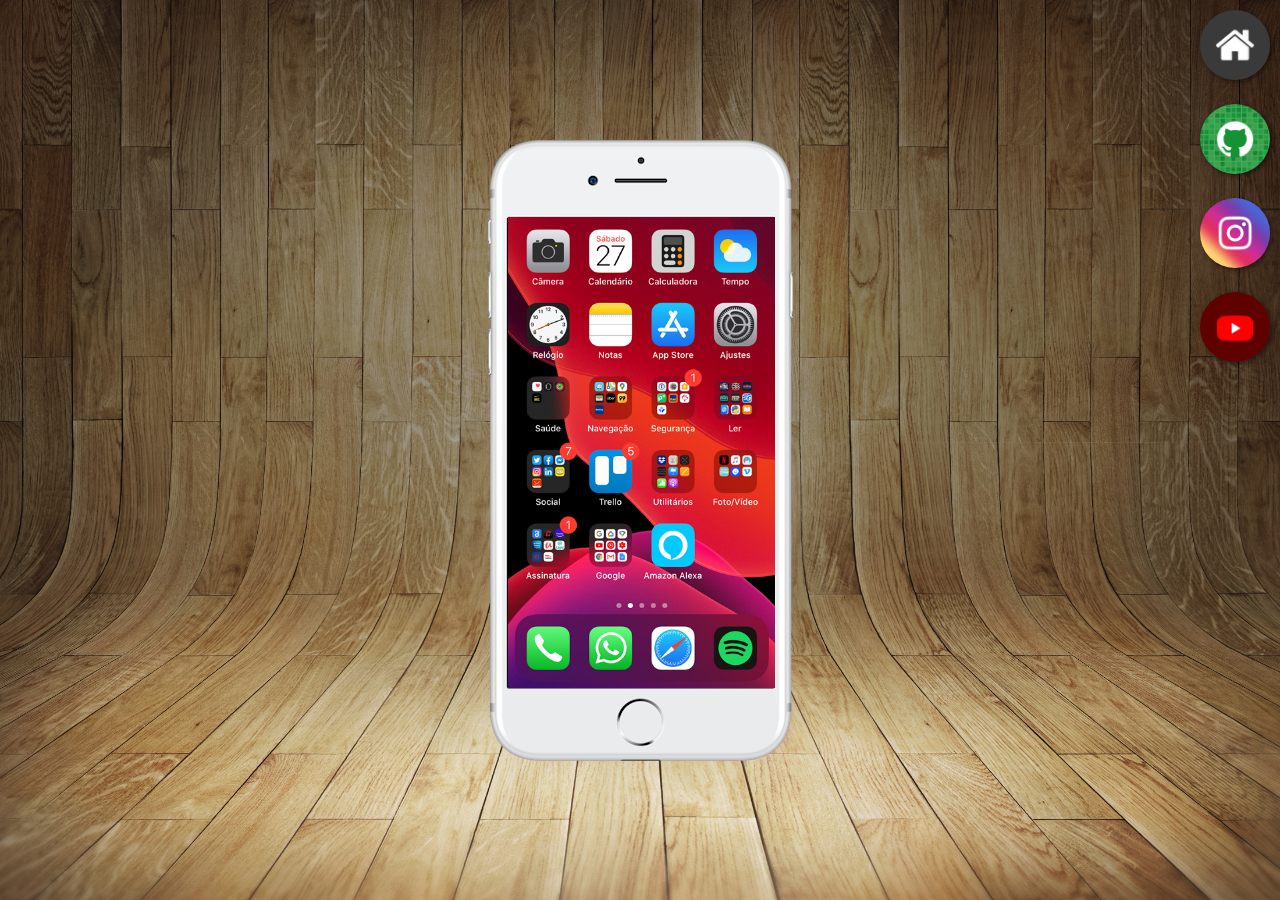
<file: index.html>
<!DOCTYPE html>
<html lang="pt-br">
<head>
    <meta charset="UTF-8">
    <meta name="viewport" content="width=device-width, initial-scale=1.0">
    <title>Projeto Redes Sociais</title>
    <link rel="shortcut icon" href="favicon.ico" type="image/x-icon">
    <link rel="stylesheet" href="estilos/style.css">
</head>
<body>
    <main>
        <section id="telefone">
            <iframe src="home.html" frameborder="0" id="tela" name="tela"></iframe>

        </section>

        <section id="redes-sociais">
            <a href="home.html" target="tela"> <img src="imagens/logo-home.jpg" alt=""></a>
            <br>
            <a href="github.html" target="tela"> <img src="imagens/logo-github.jpg" alt=""></a>
            <br>
            <a href="instagram.html" target="tela"> <img src="imagens/logo-instagram.jpg" alt=""></a>
            <br>
            <a href="
            youtube.html" target="tela"> <img src="imagens/logo-youtube.jpg" alt=""></a>
            
        </section>
    </main>
    
</body>
</footer>
</html>
</file>
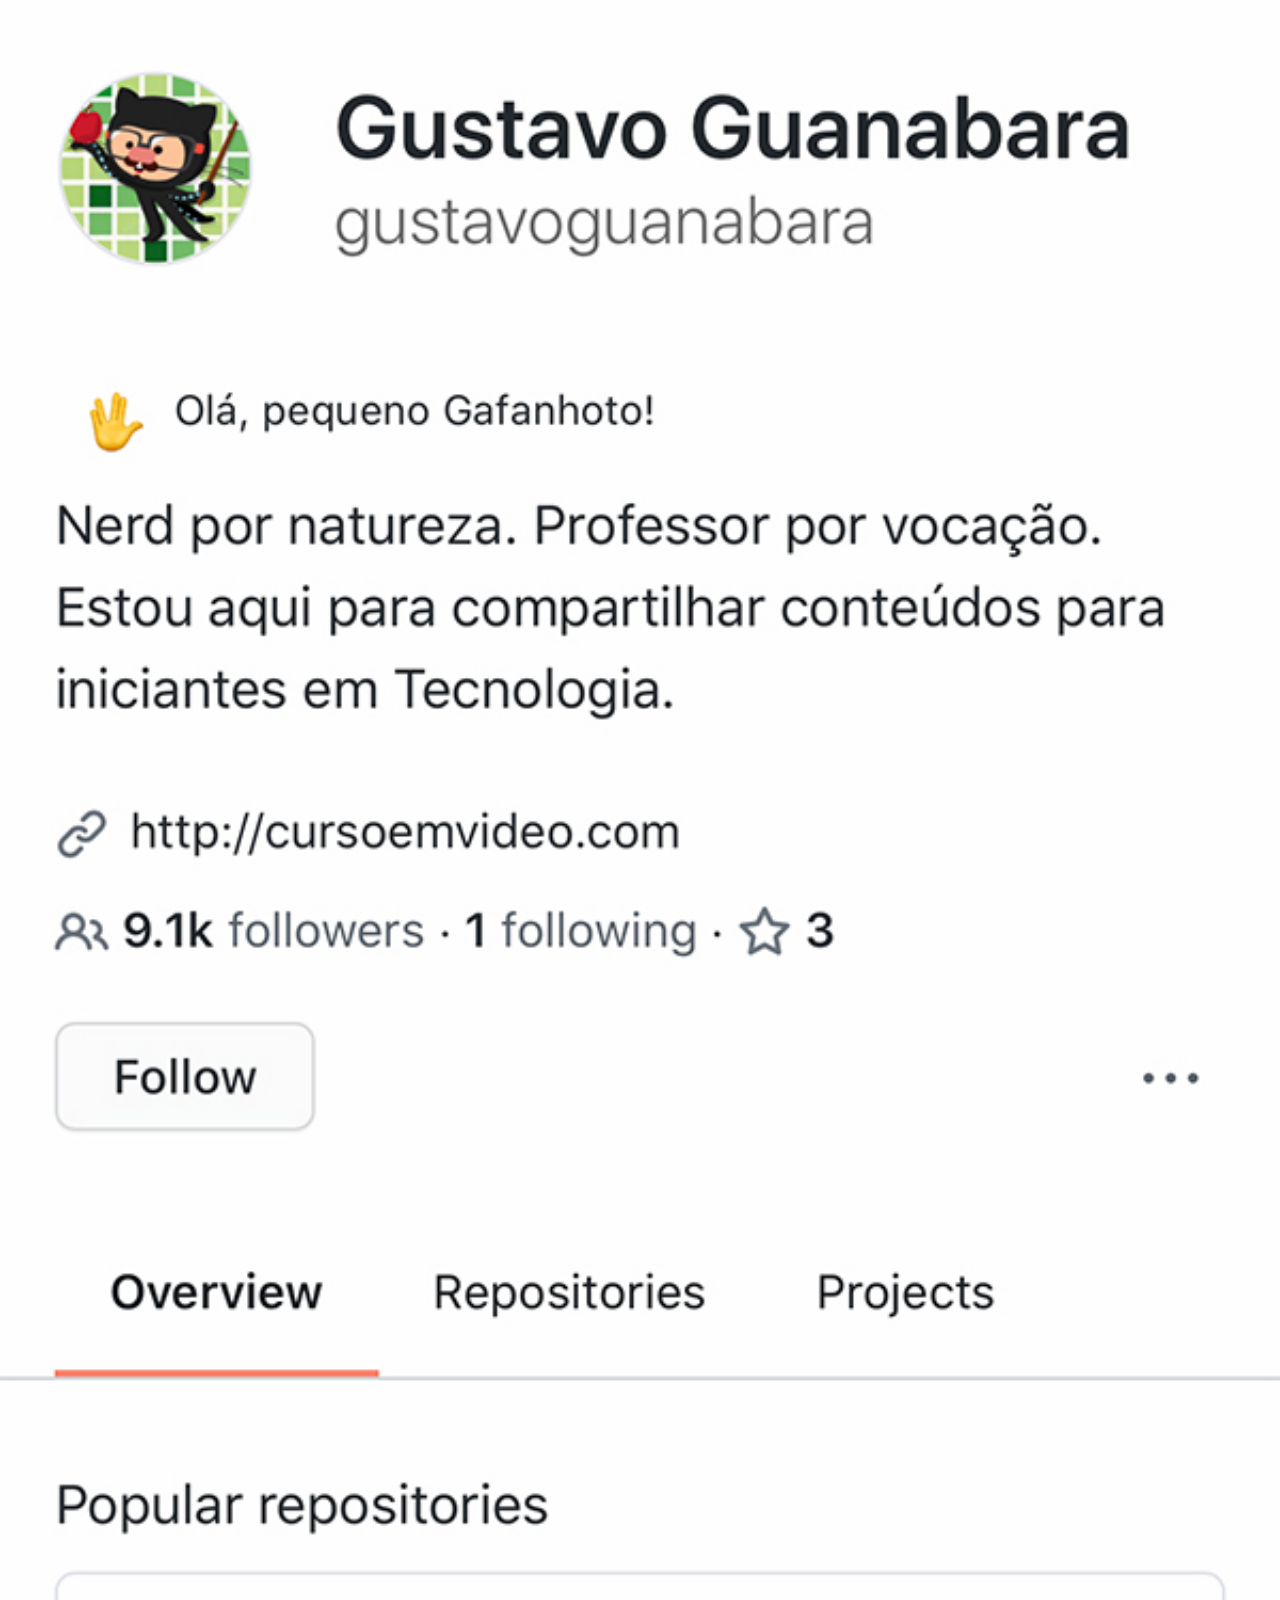
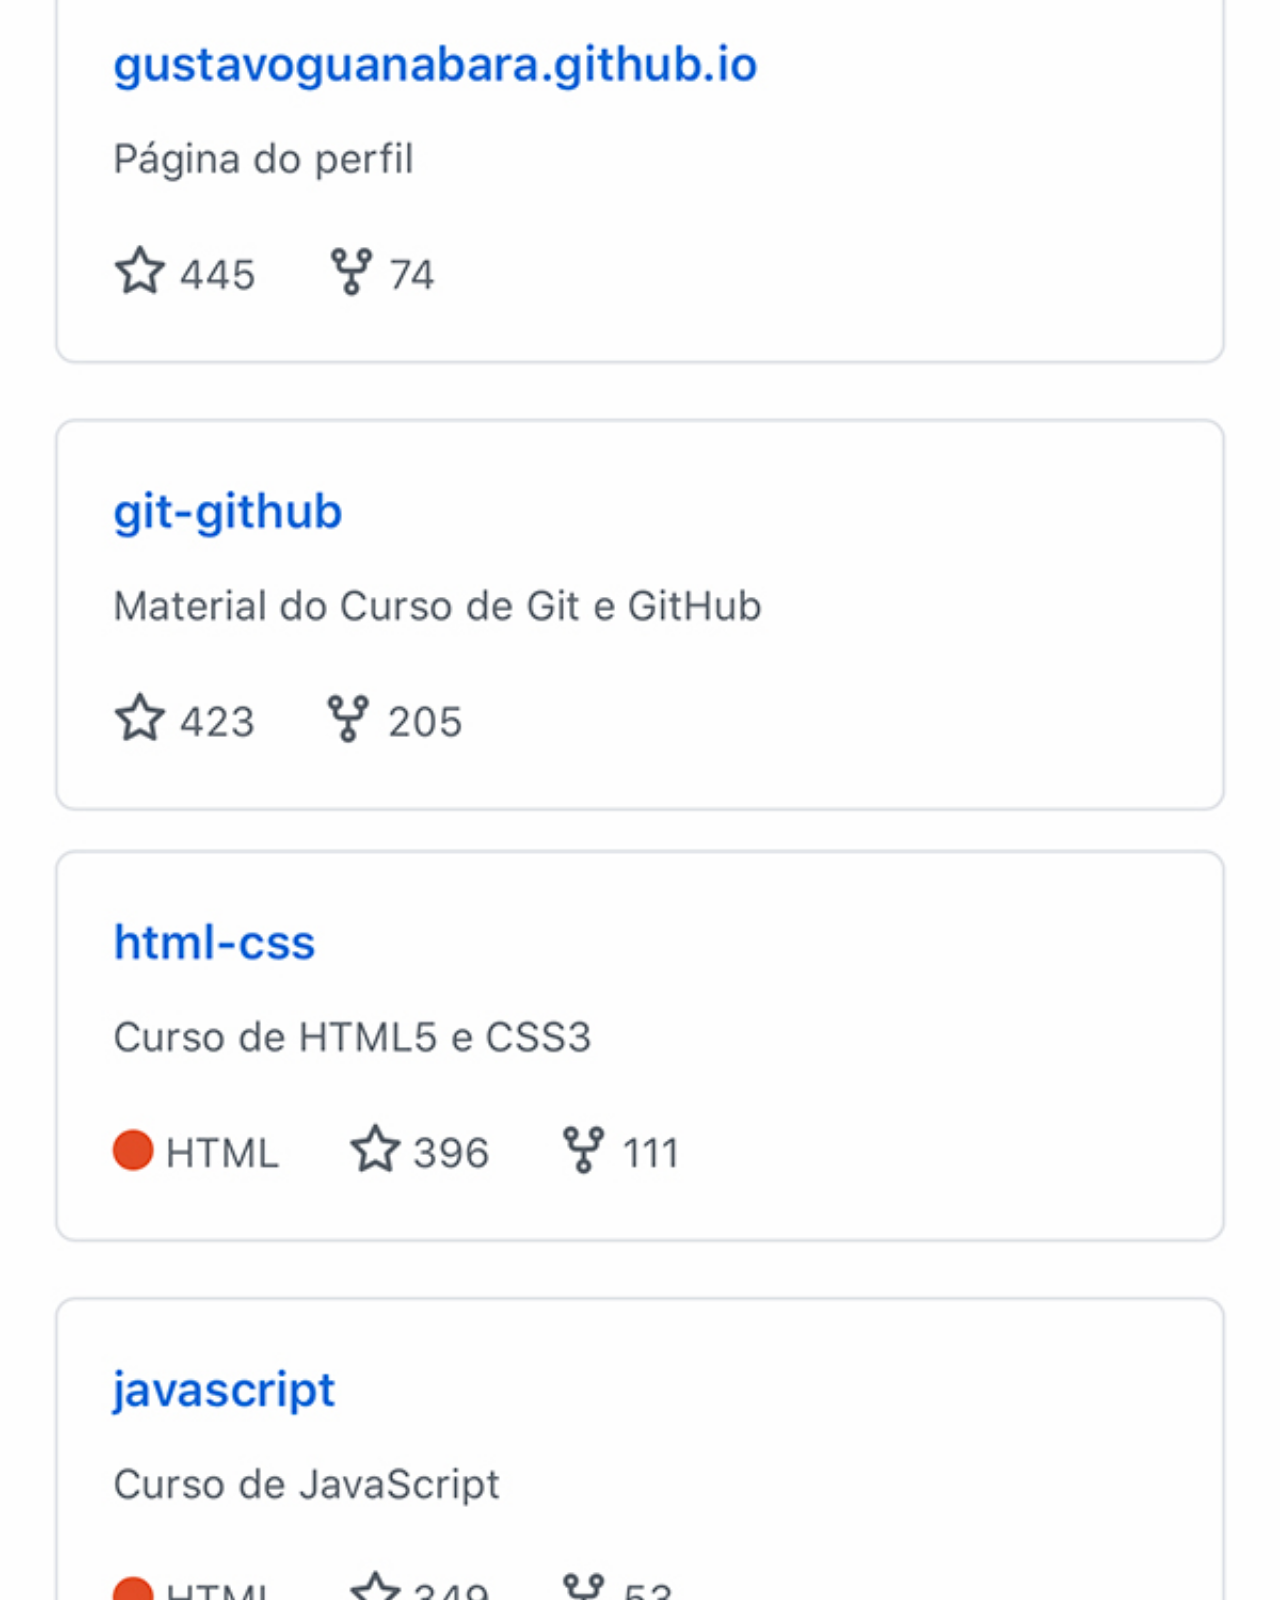
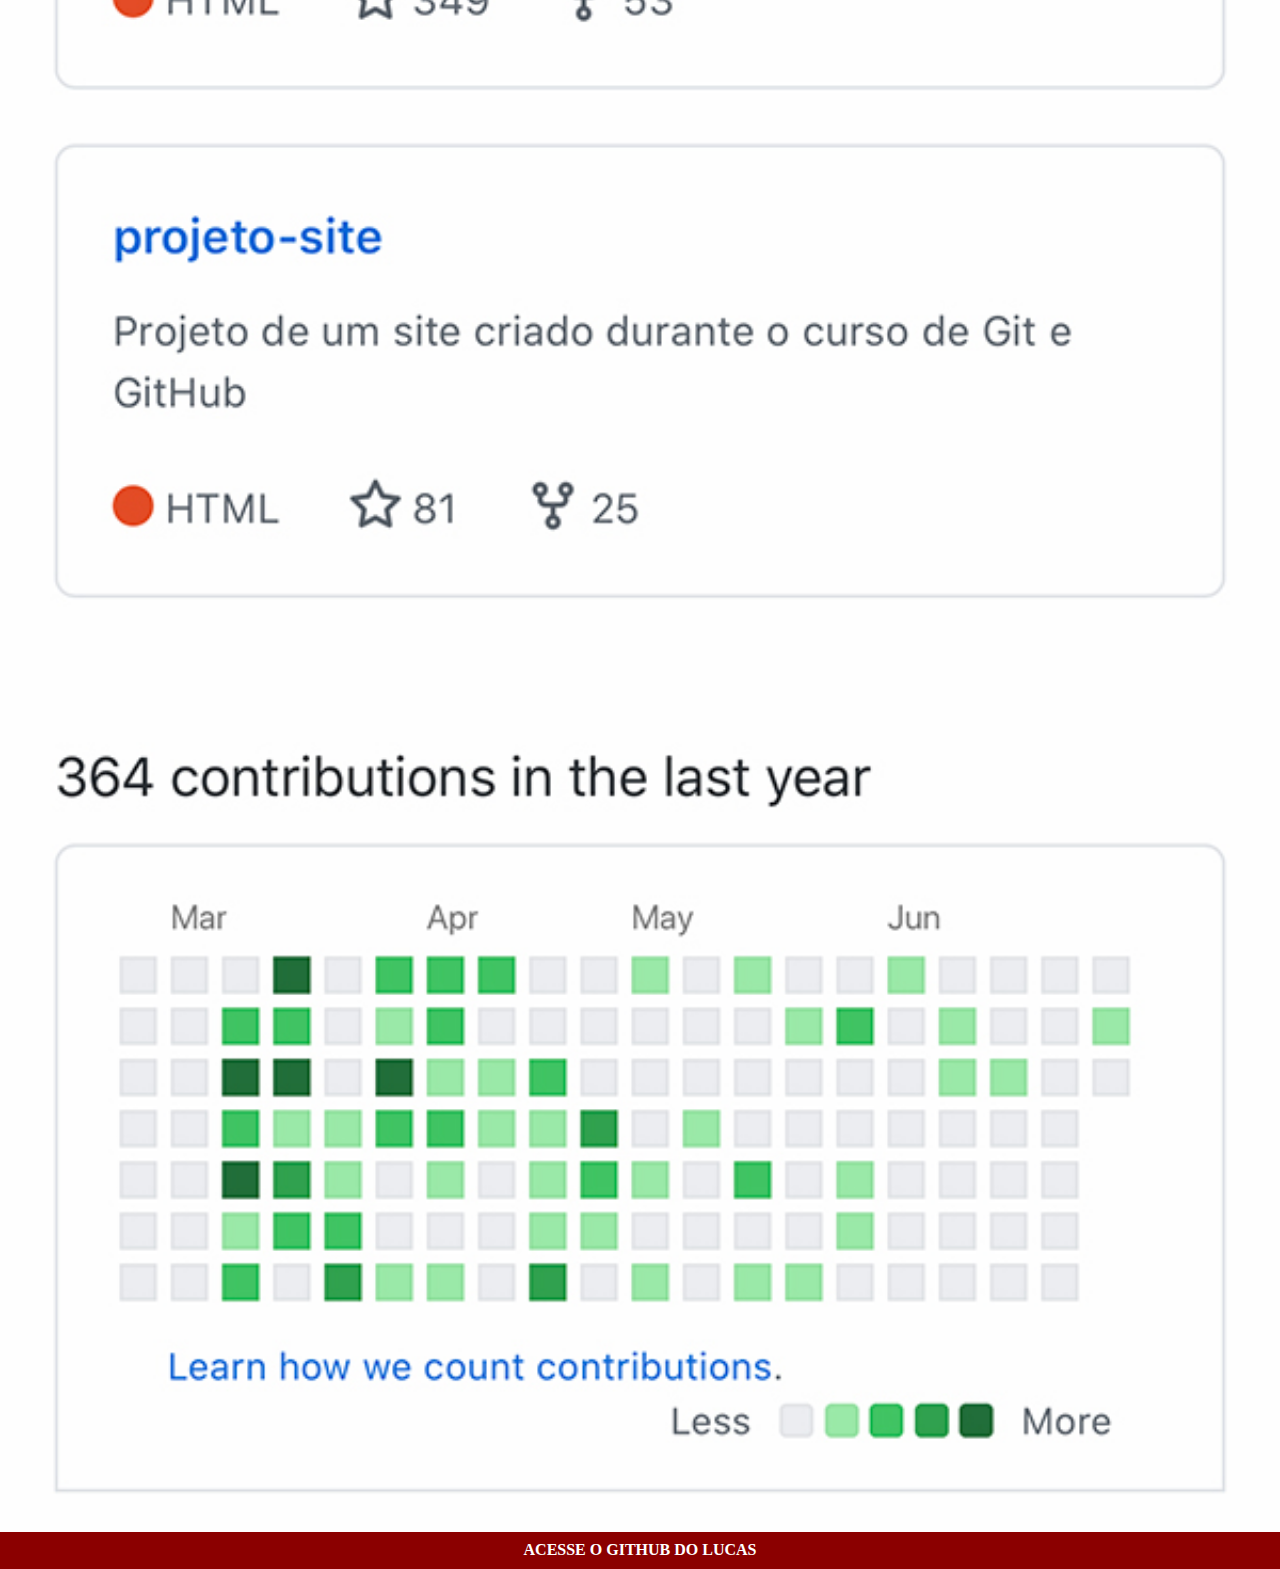
<file: github.html>
<!DOCTYPE html>
<html lang="pt-br">
<head>
    <meta charset="UTF-8">
    <meta name="viewport" content="width=device-width, initial-scale=1.0">
    <title>GitHub</title>
    <link rel="stylesheet" href="estilos/social.css">
</head>
<body>
    <img src="imagens/tela-github.jpg" alt="GitHub">
    <a href="https://github.com/LucassFelippe?tab=repositories" target="_blank">ACESSE O GITHUB DO LUCAS</a>
    
</body>
</html>
</file>
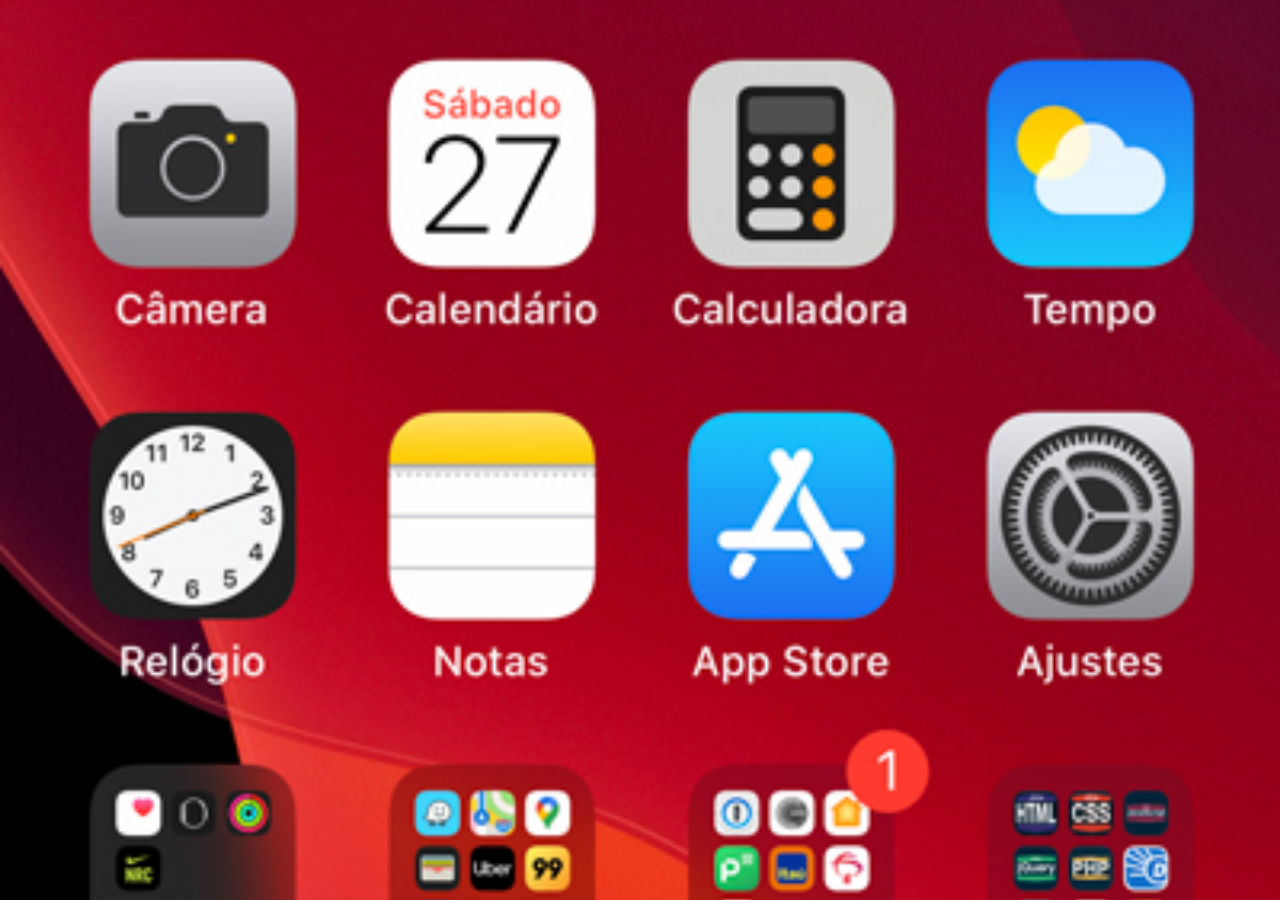
<file: home.html>
<!DOCTYPE html>
<html lang="pt-br">
<head>
    <meta charset="UTF-8">
    <meta name="viewport" content="width=device-width, initial-scale=1.0">
    <title>Home</title>
</head>
<style>
    *{
        margin: 0px;
        padding: 0px;
    }

    body{
        background: url('imagens/tela-home.jpg')
        no-repeat top center;
        background-color: black;
        background-size: cover;
    }

</style>
<body>
    
</body>
</html>
</file>
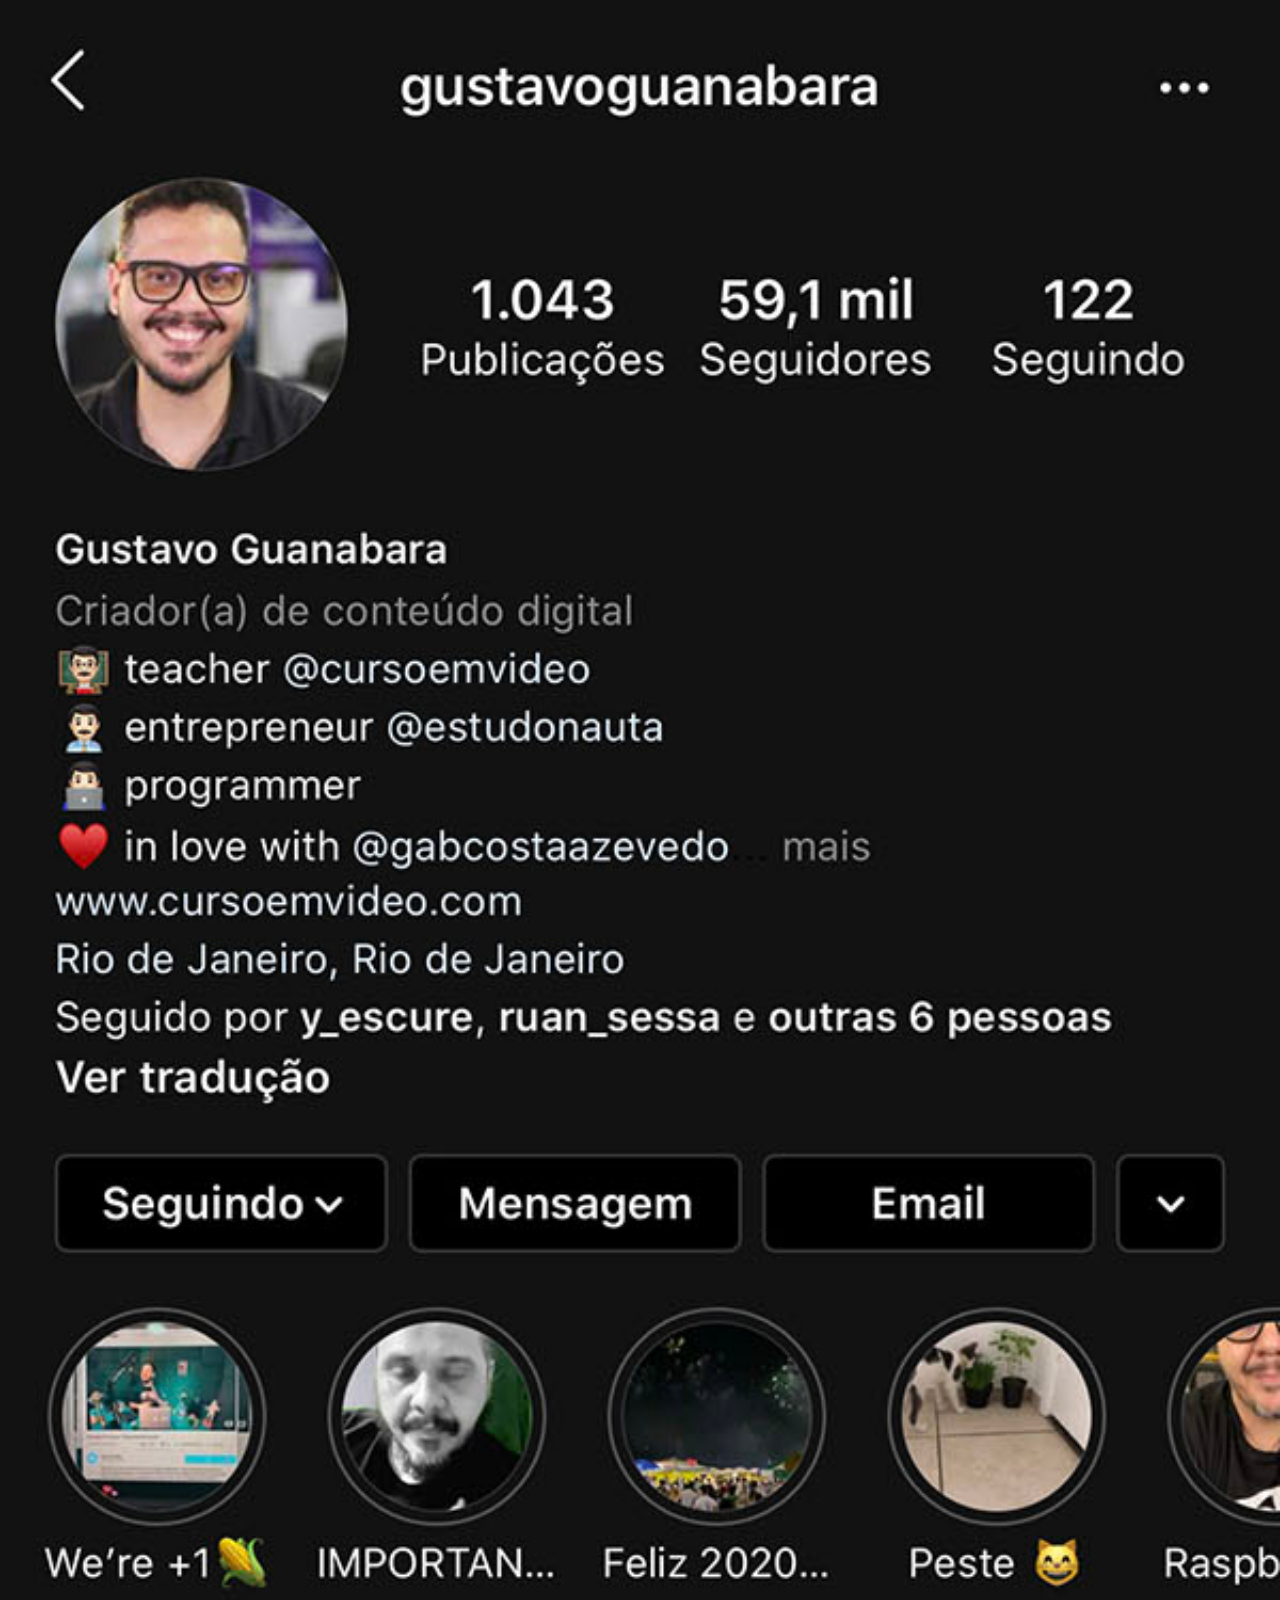
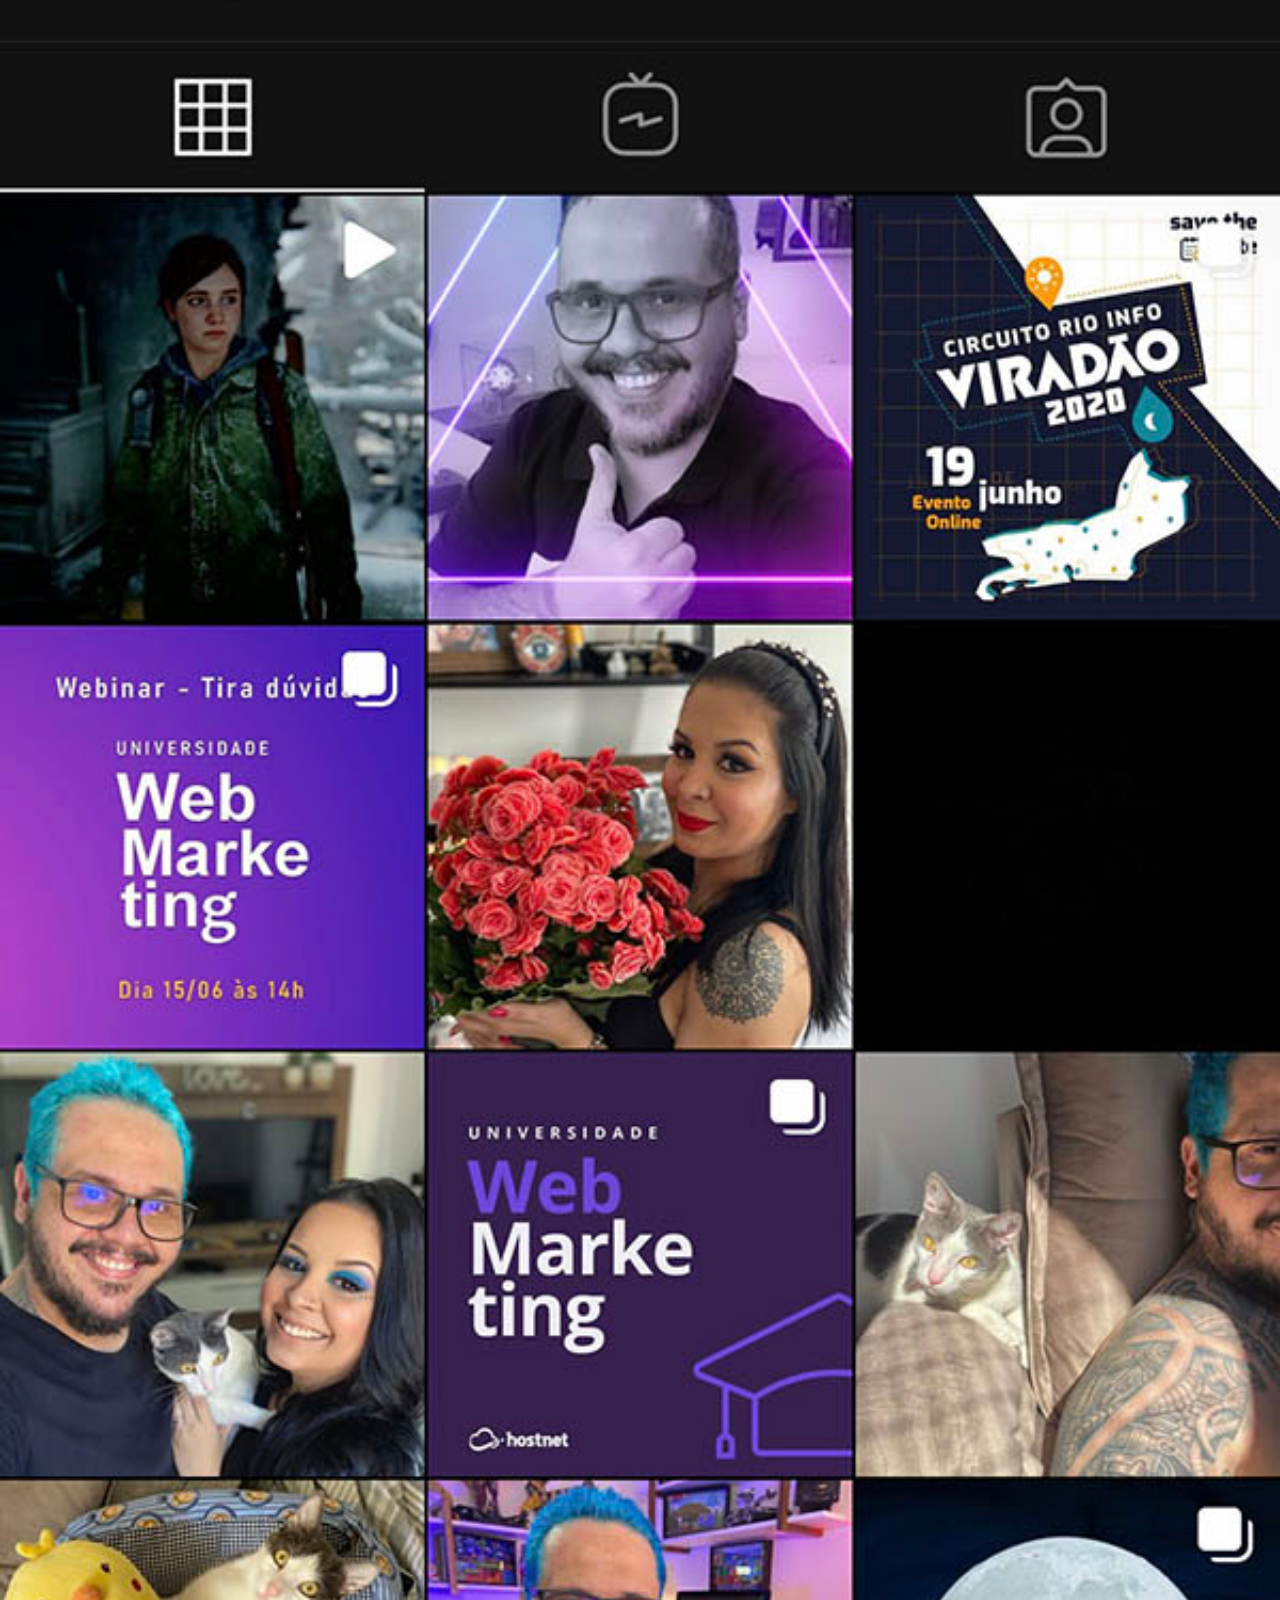
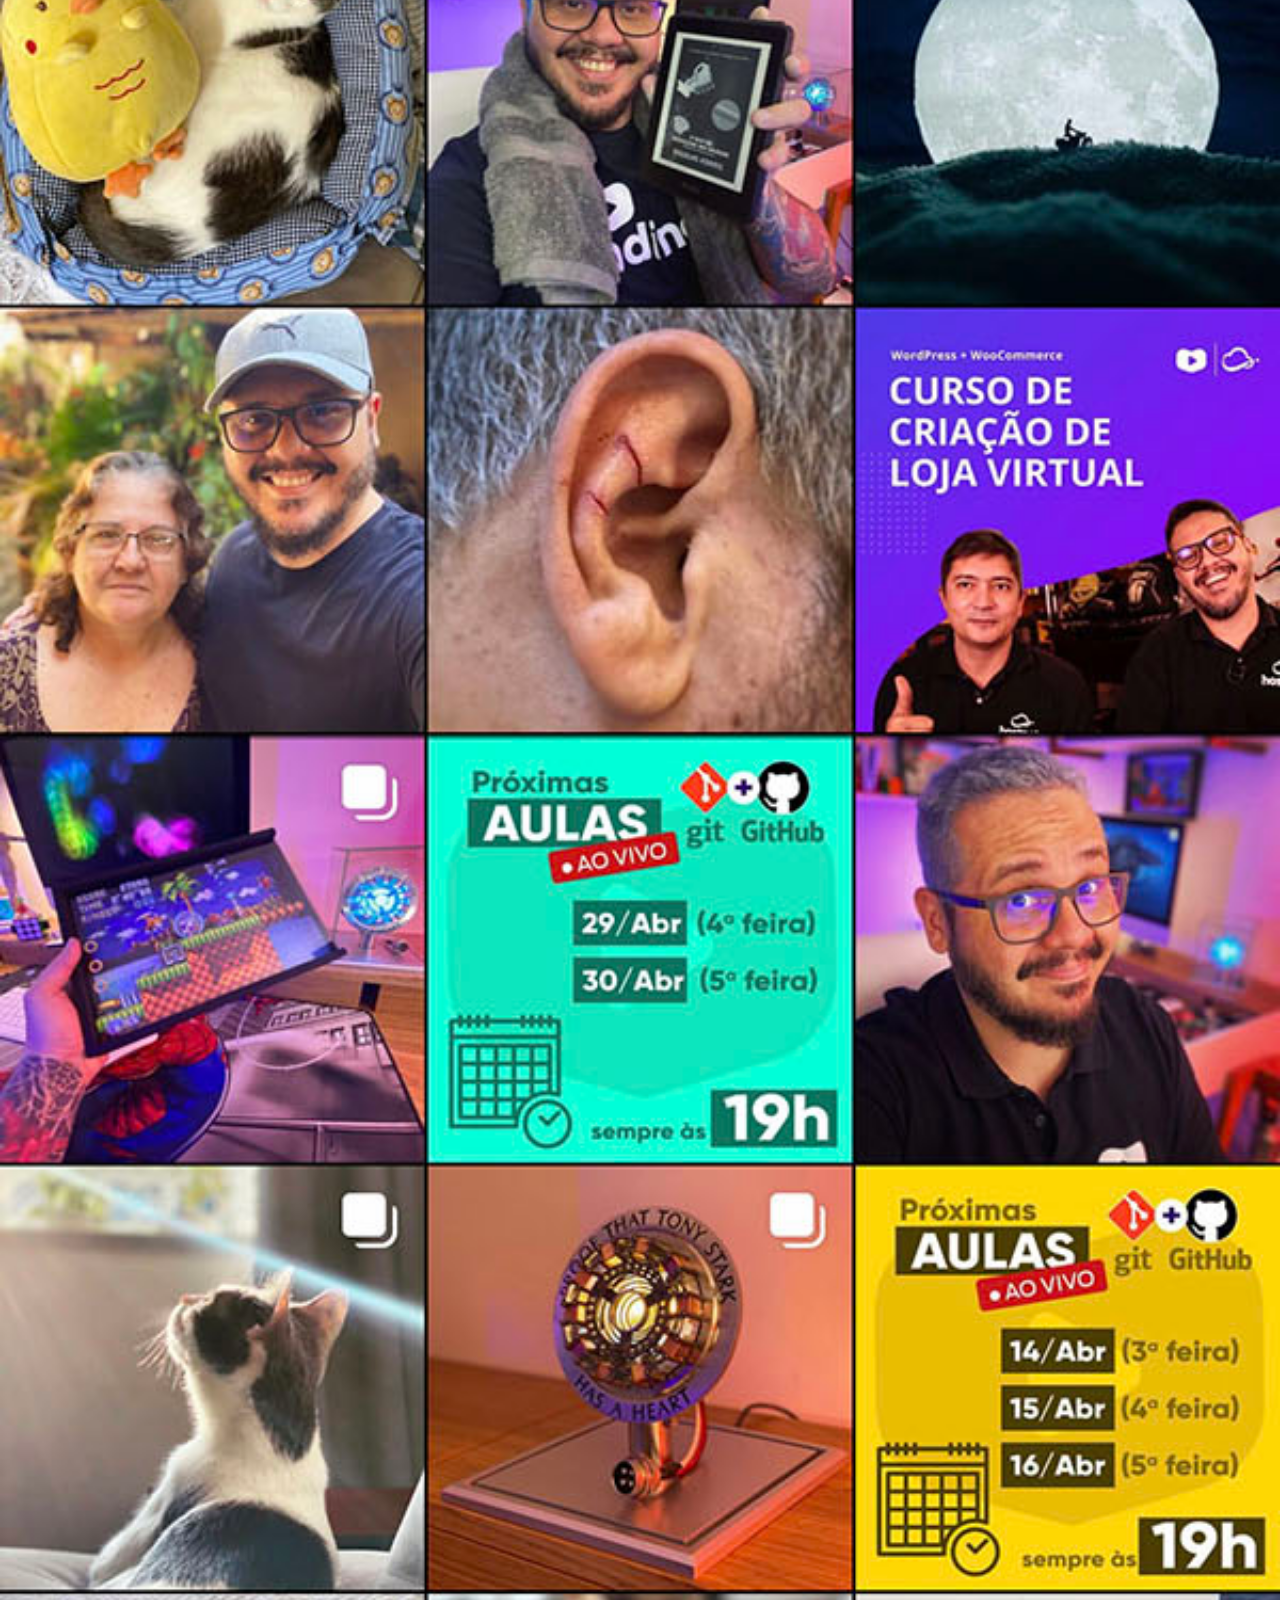
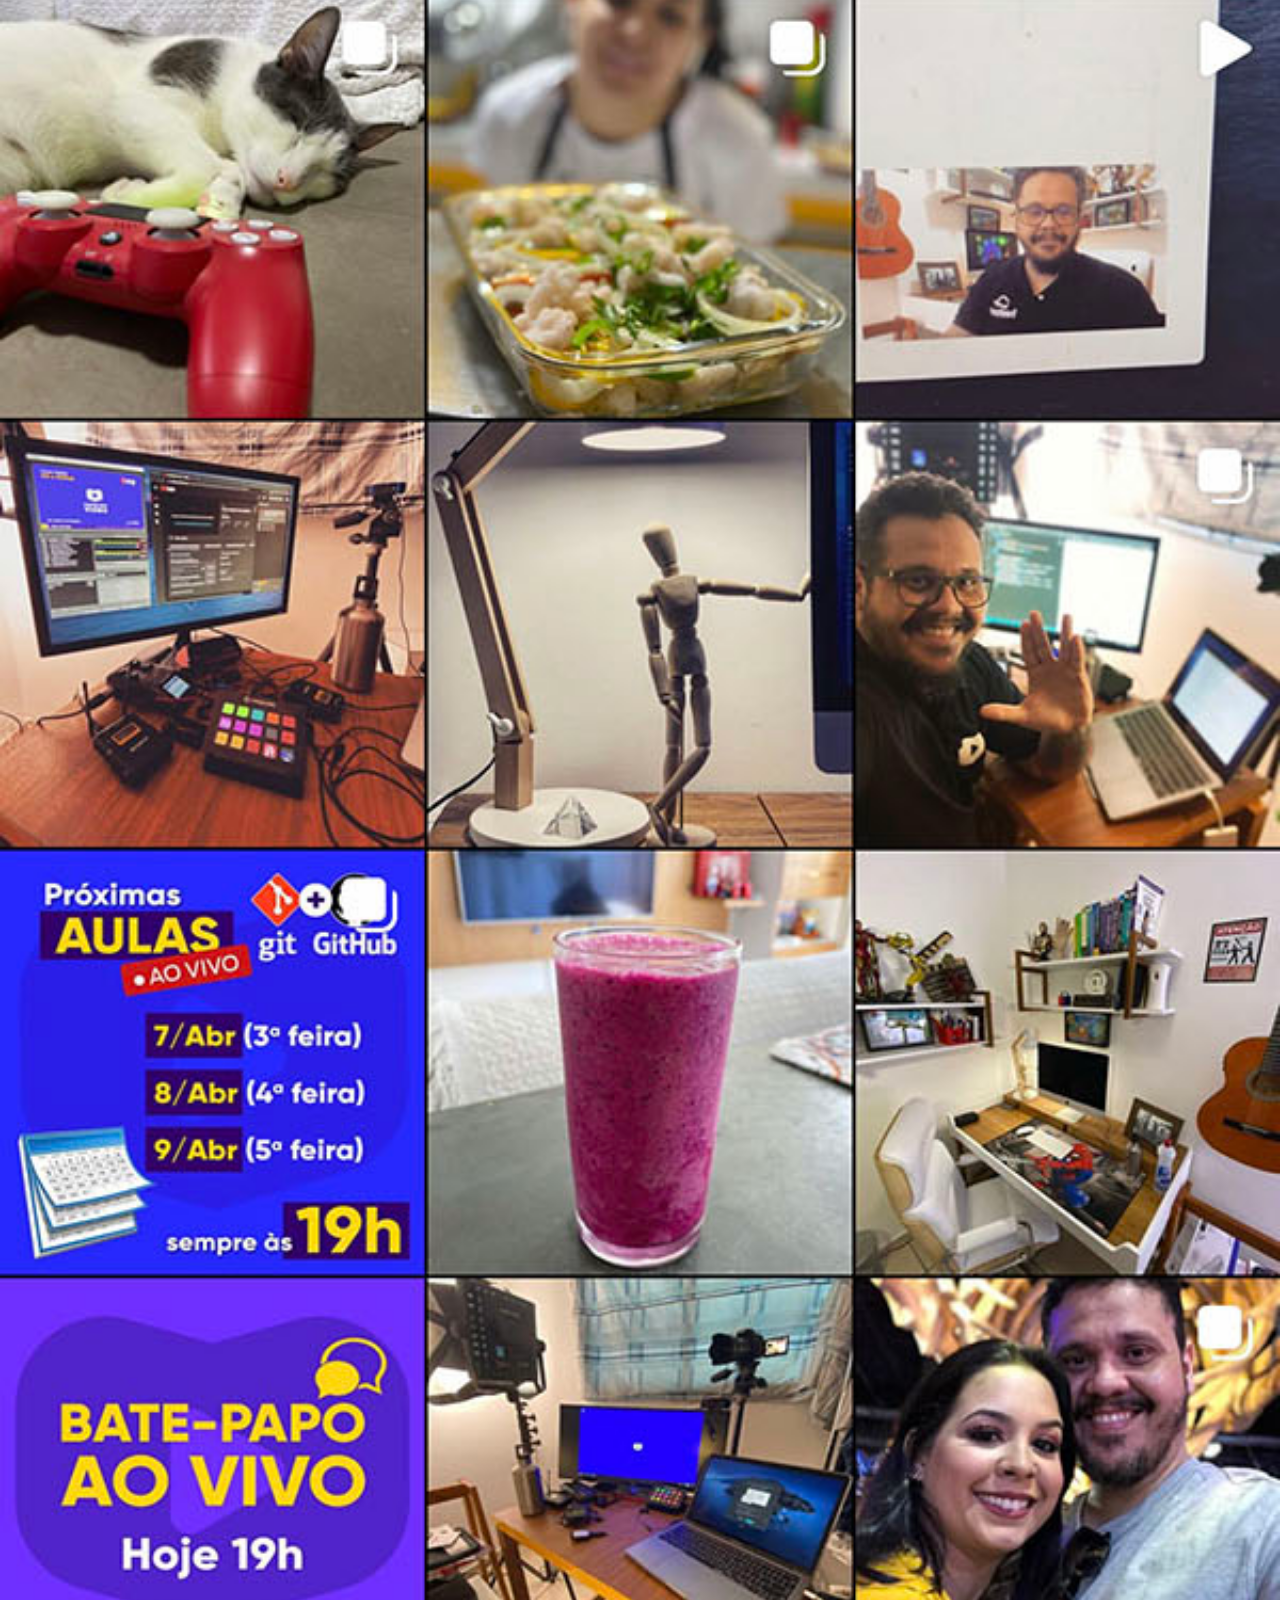
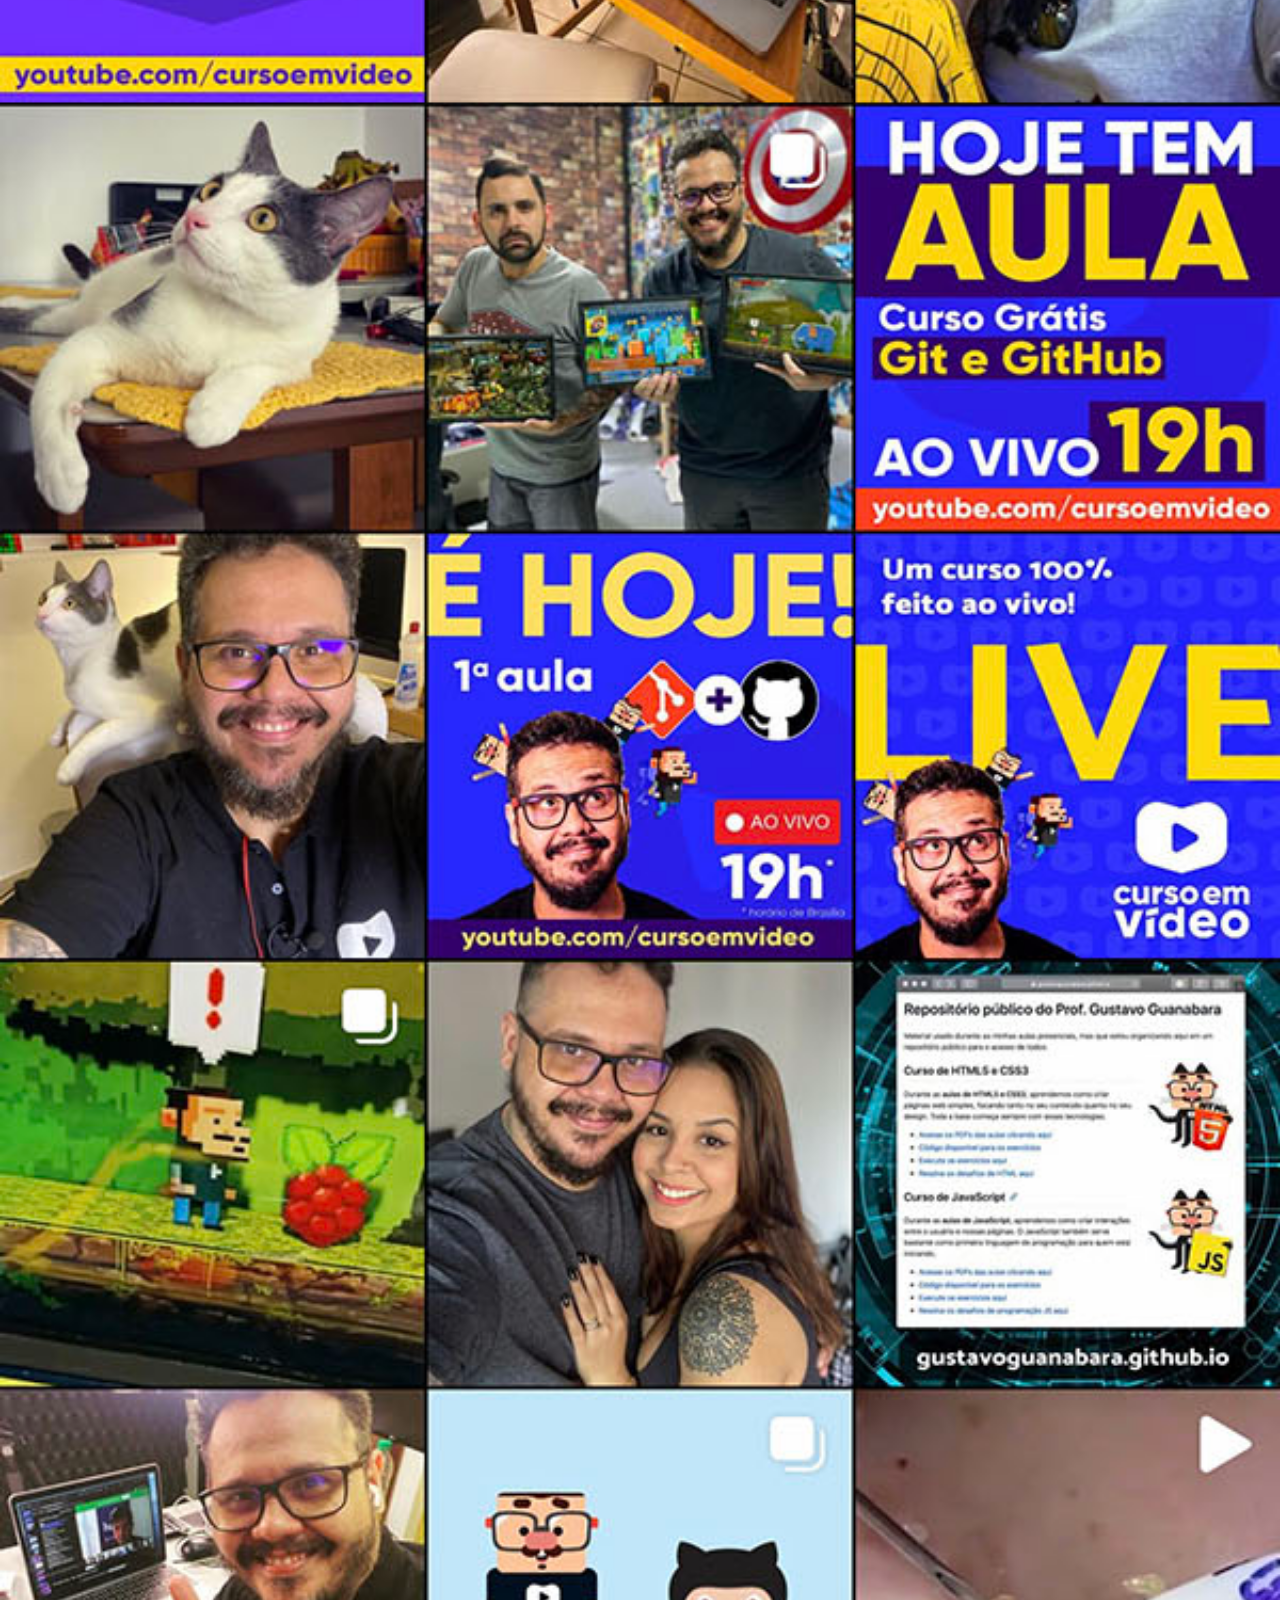
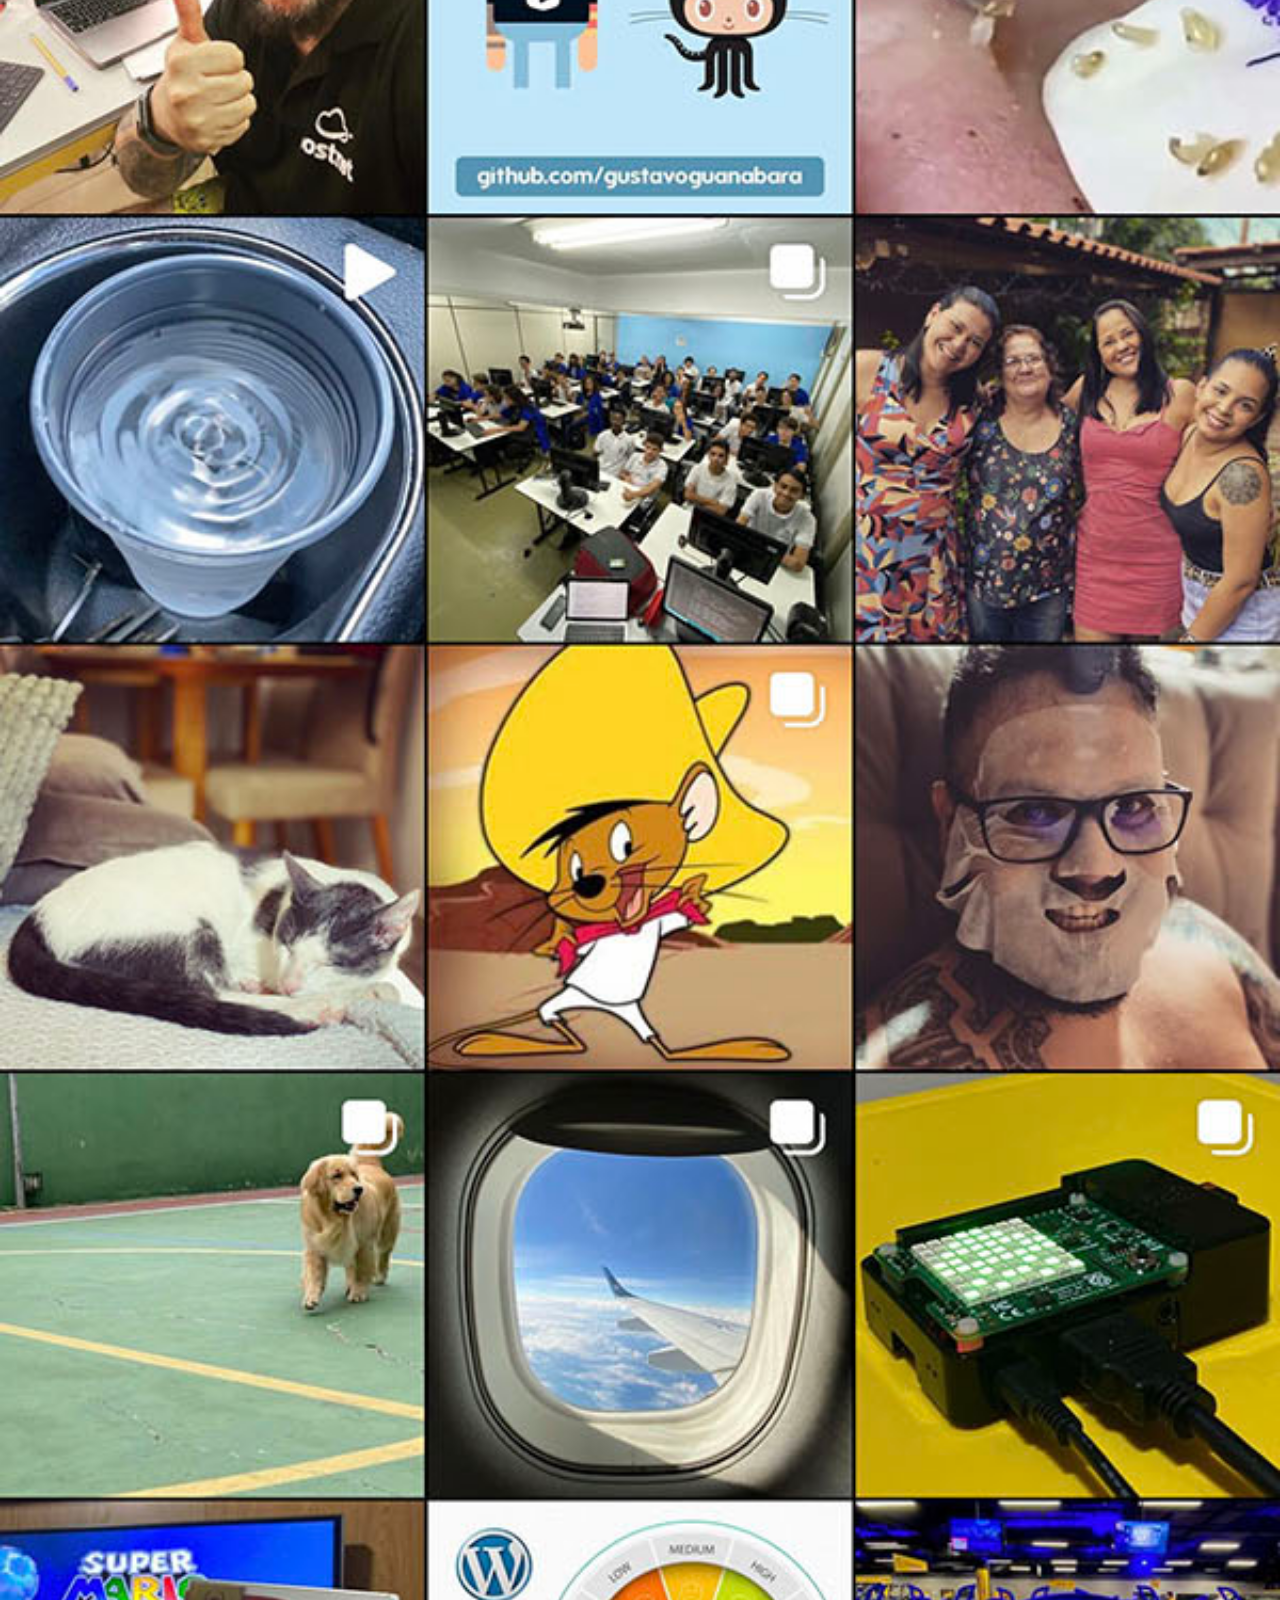
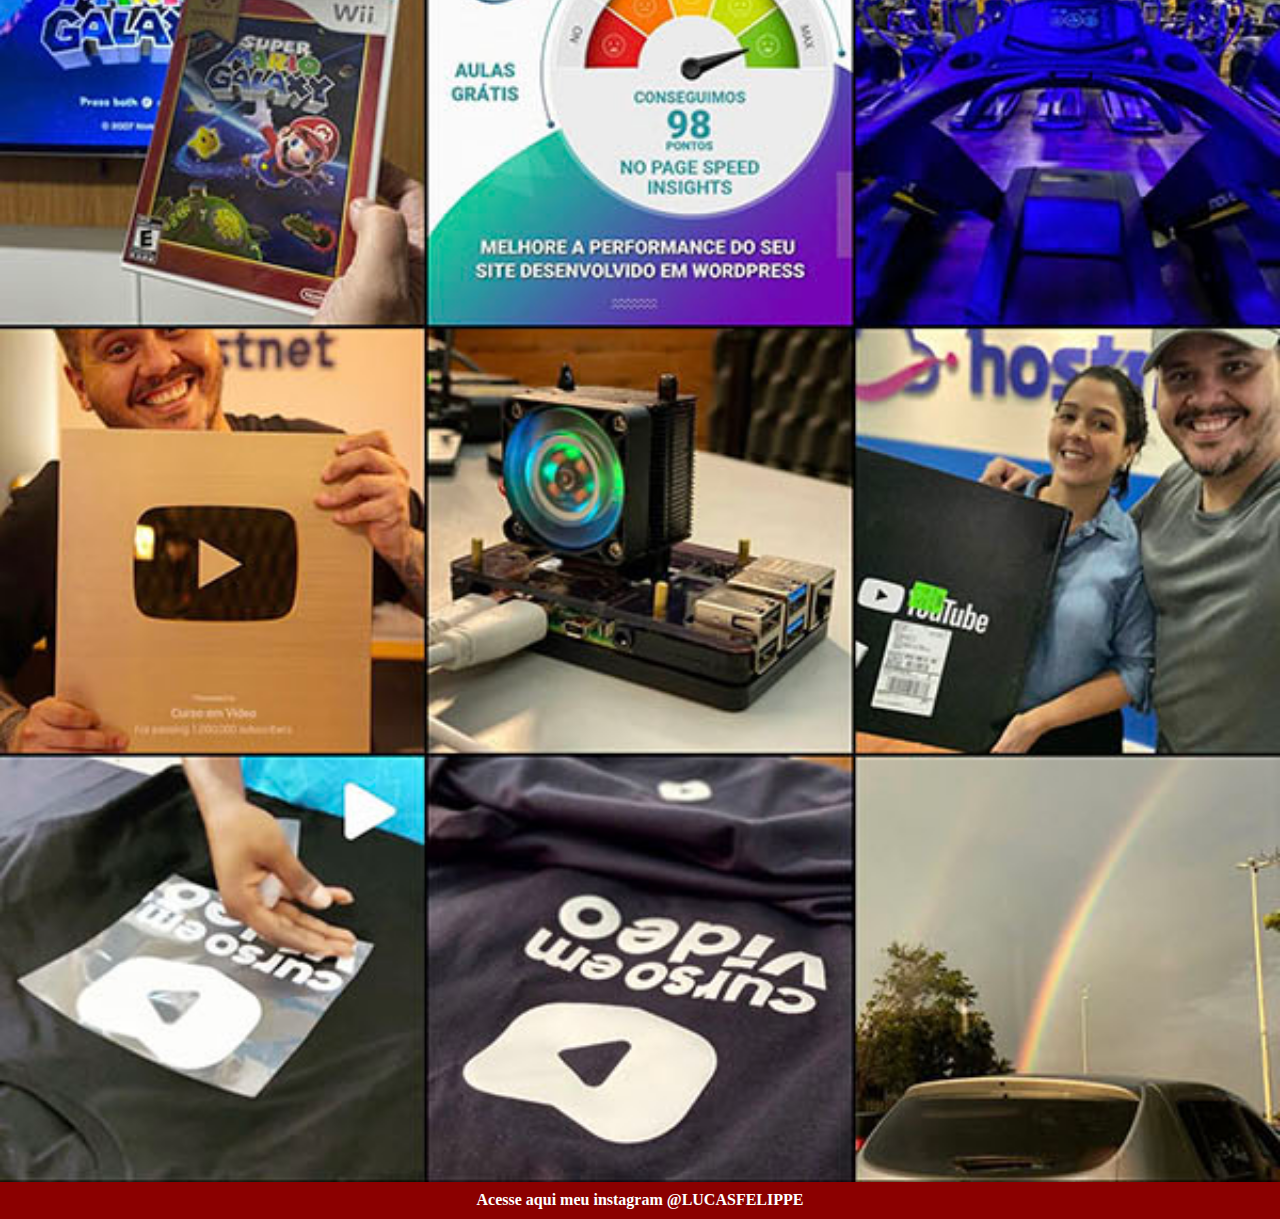
<file: instagram.html>
<!DOCTYPE html>
<html lang="pt-br">
<head>
    <meta charset="UTF-8">
    <meta name="viewport" content="width=device-width, initial-scale=1.0">
    <title>Instagram</title>
    <link rel="stylesheet" href="estilos/social.css">
</head>
<body>
    <img src="imagens/tela-instagram.jpg" alt="Instagram">
    <a href="https://www.instagram.com/_lucasfelippe01/?igshid=OGQ5ZDc2ODk2ZA%3D%3D" target="_blank">Acesse aqui meu instagram @LUCASFELIPPE</a>
    
</body>
</html>
</file>
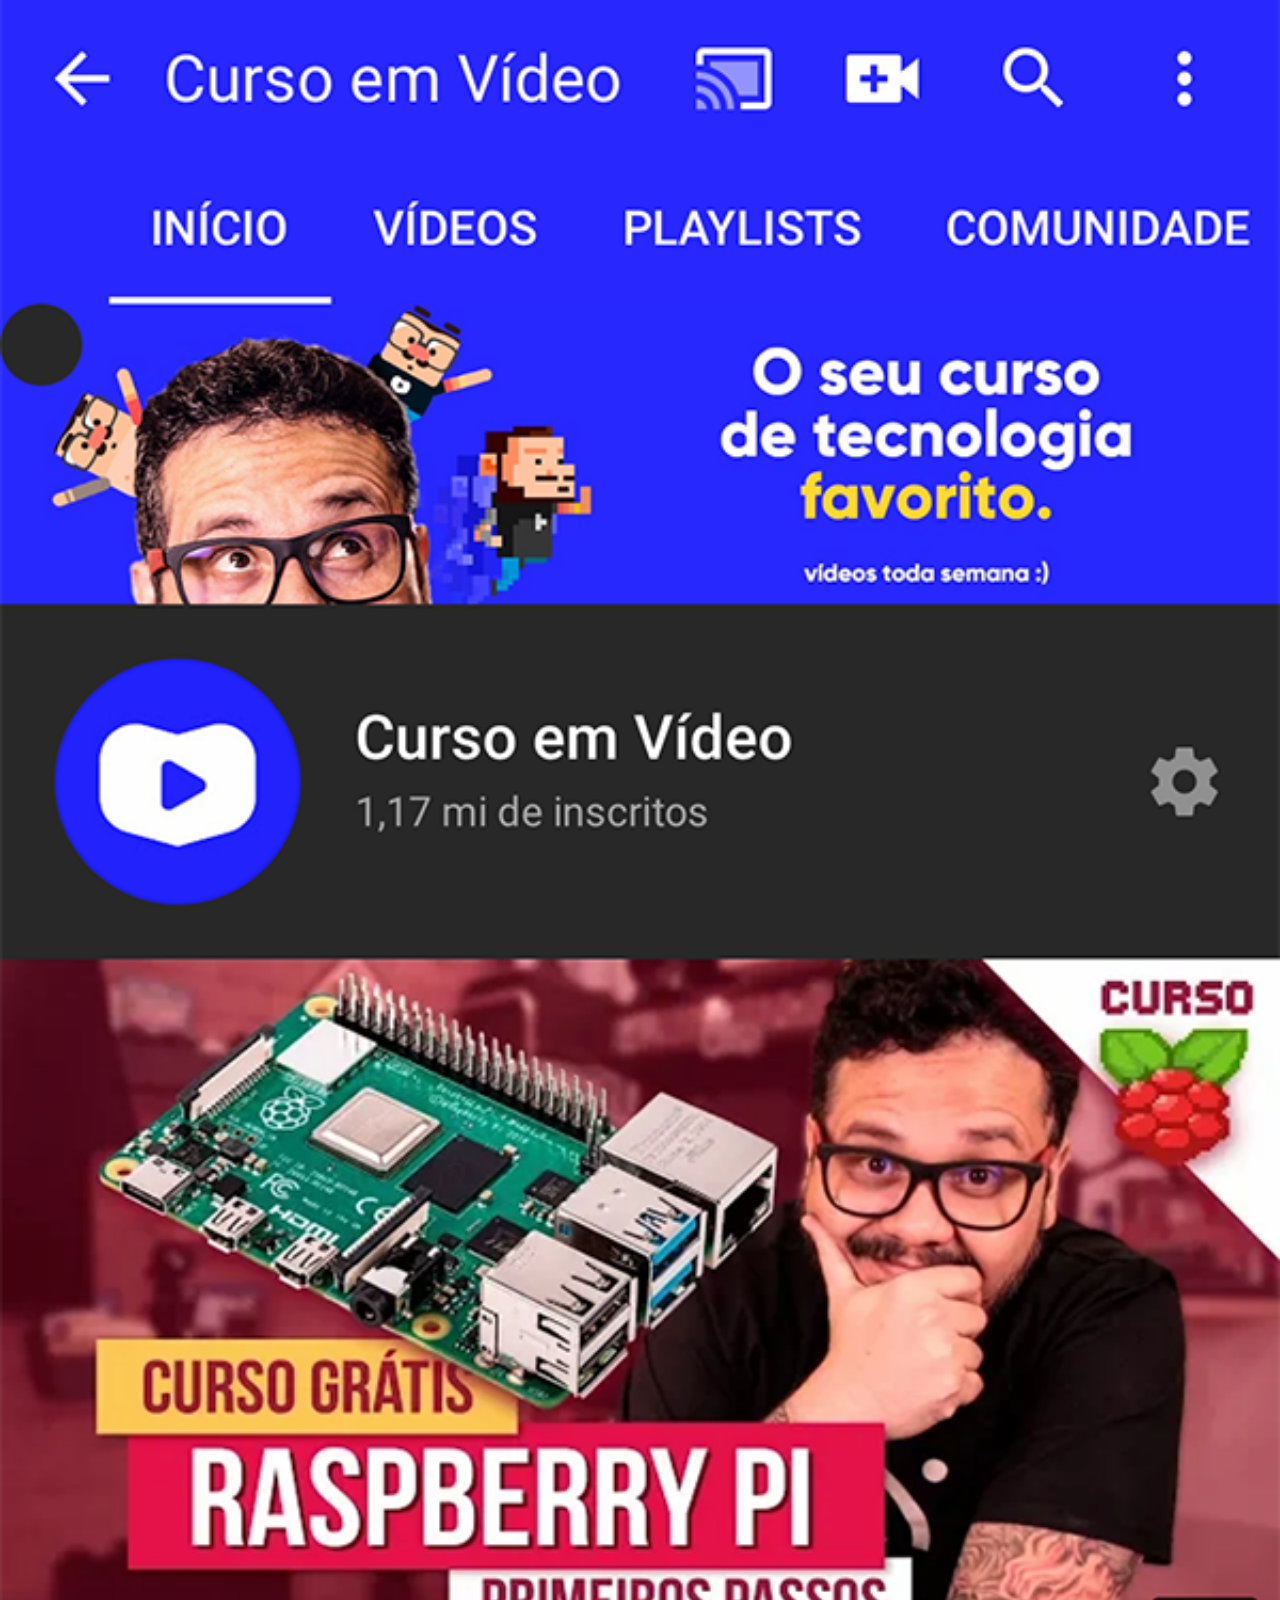
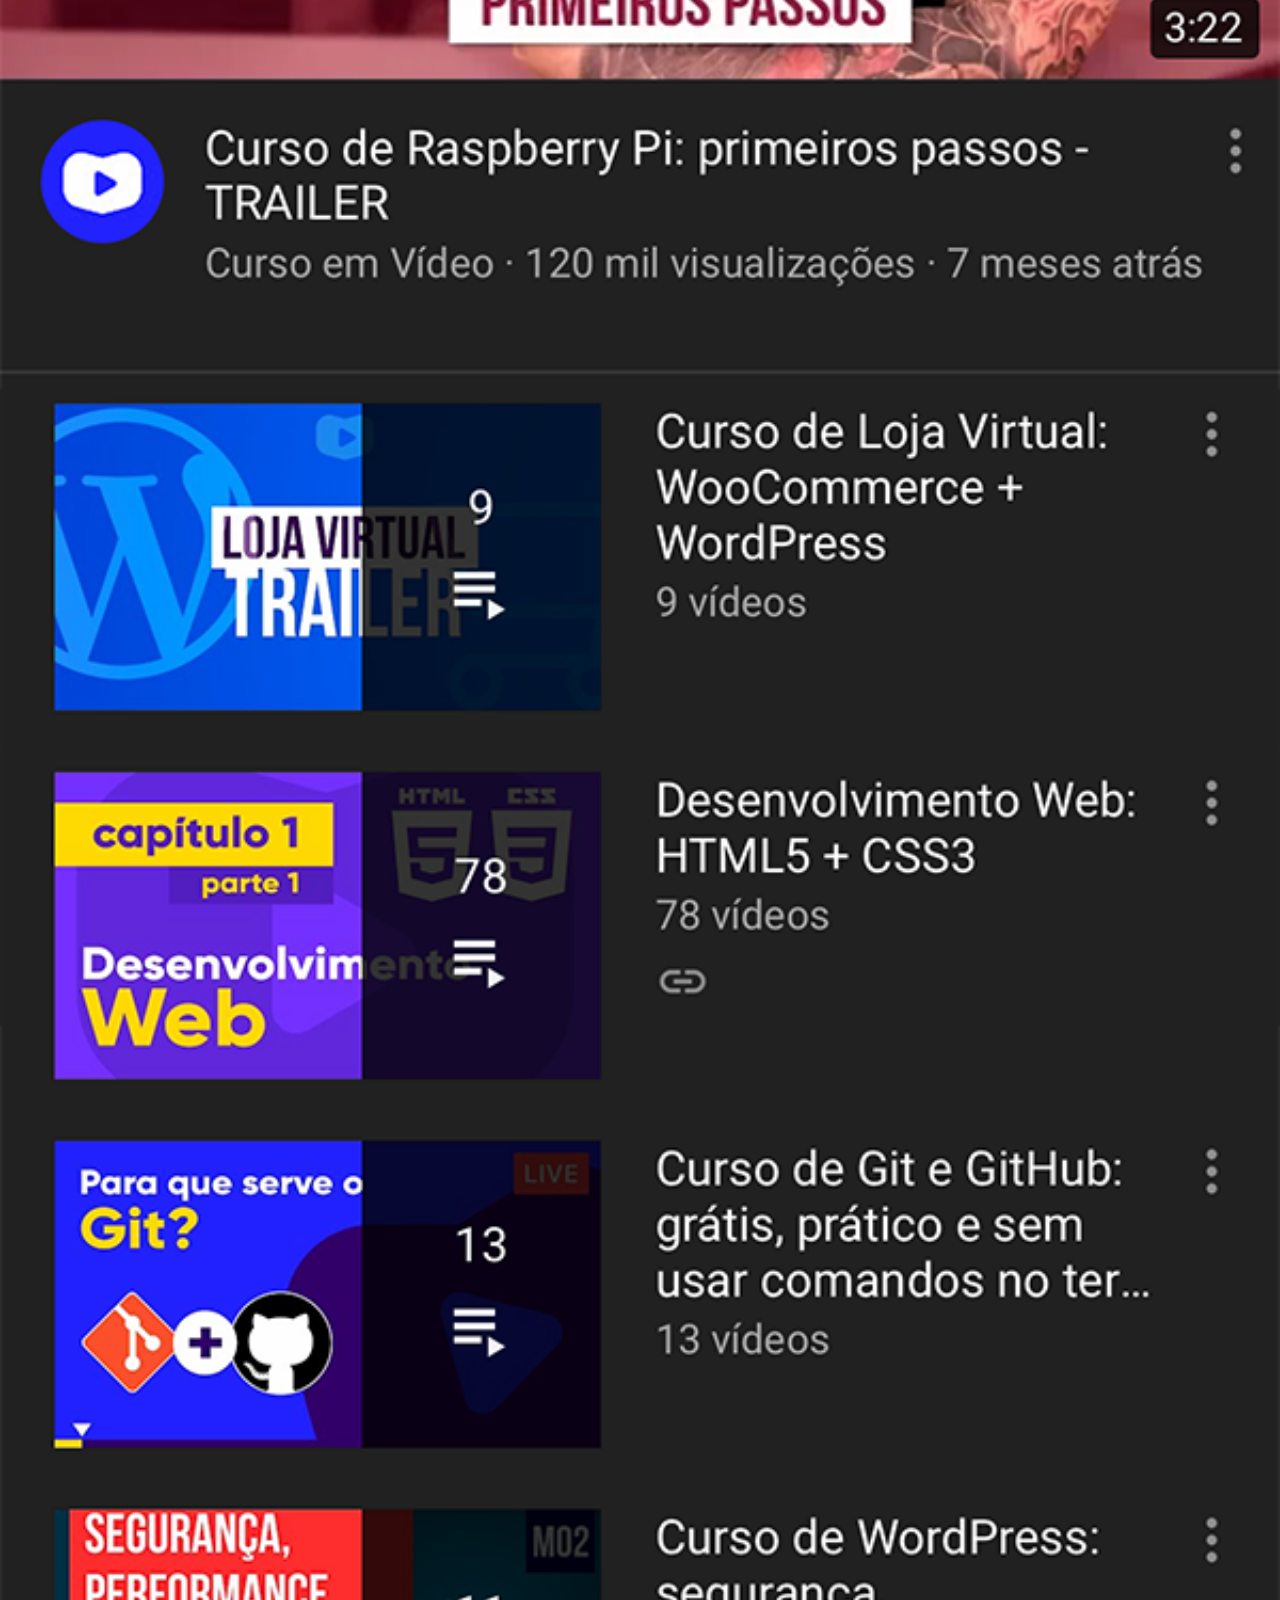
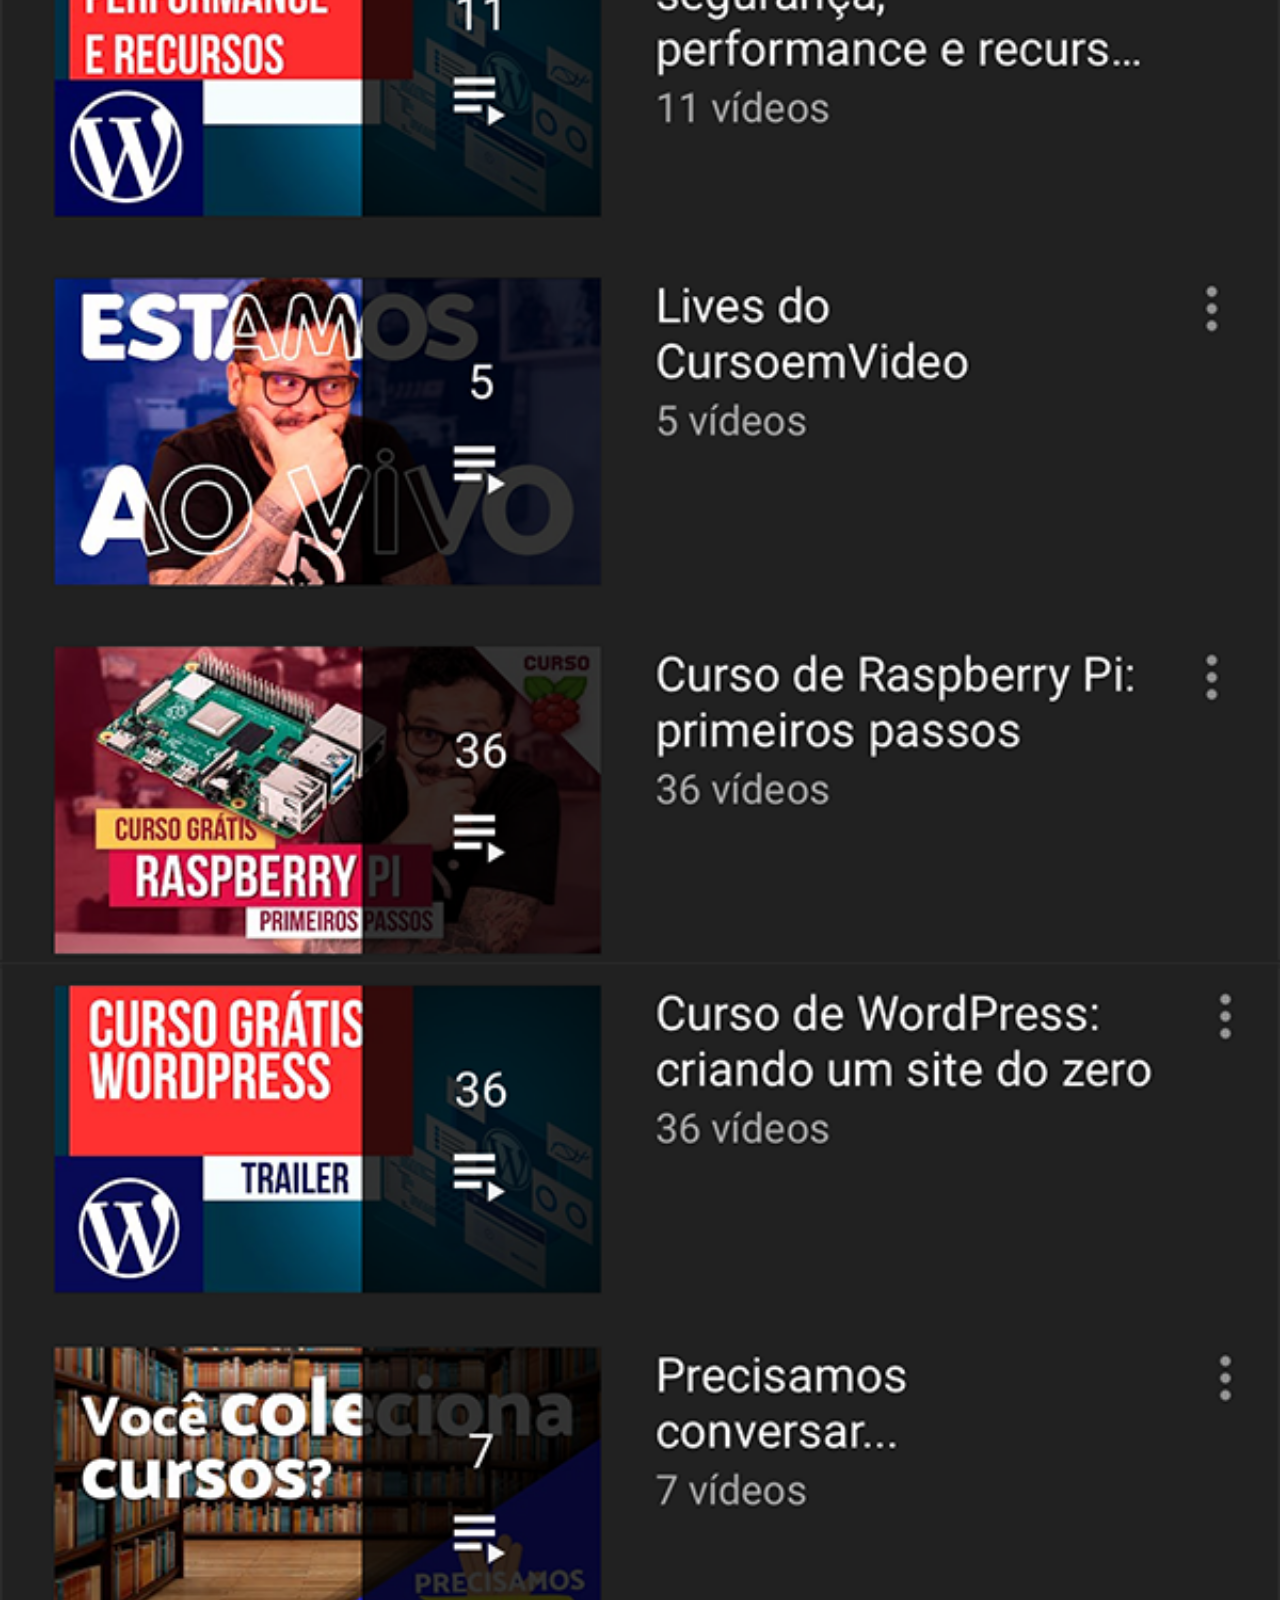
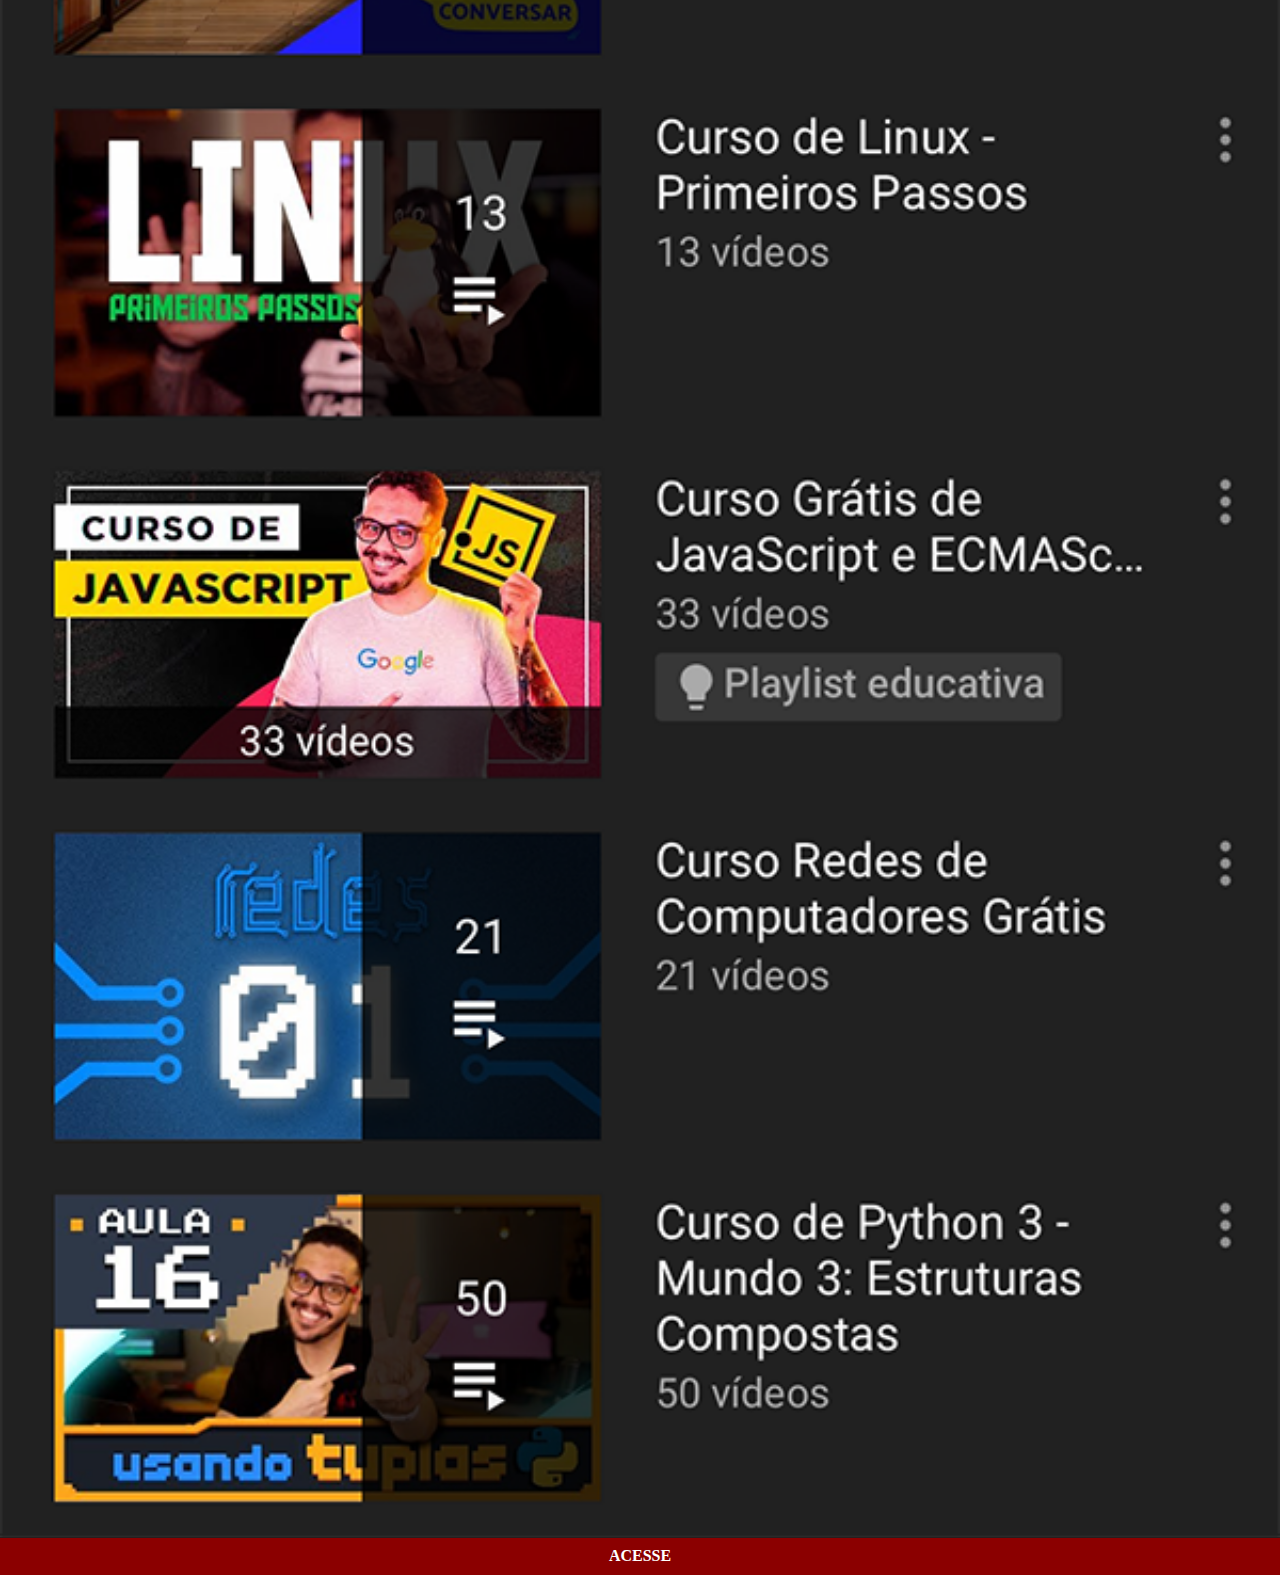
<file: youtube.html>
<!DOCTYPE html>
<html lang="pt-br">
<head>
    <meta charset="UTF-8">
    <meta name="viewport" content="width=device-width, initial-scale=1.0">
    <title>YouTube</title>
    <link rel="stylesheet" href="estilos/social.css">
</head>
<body>
    <img src="imagens/tela-youtube.png" alt="YouTube">
    <a href="https://www.youtube.com/@CursoemVideo/playlists" target="_blank">ACESSE</a>
    
</body>
</html>
</file>
<file: estilos/style.css>
@charset "UTF-8";

*{
    margin: 0px;
    padding: 0px;
}

body{
    background: url('../imagens/fundo-madeira.jpg')
    no-repeat top center;
    background-size: cover;
    
    
  
}

html, body{
    height: 100vh;
    width: 100vw;
    background-color: black;
}
main{
    height: 100vh;
    position: relative;
}
section#telefone{
    position: absolute;
    height: 626px;
    width: 310px;
    top: 50%;
    left: 50%;
    transform: translate(-50%, -50%);
    background-image: url('../imagens/frame-iphone.png' );
    background-repeat: no-repeat;
    
}
iframe#tela{
    position: absolute;
    top: 80px;
    left: 23px;
    width: 267px;
    height: 471px;
}

section#redes-sociais  img{
    width: 70px;
    border-radius: 50%;
    margin: 10px;
    box-shadow: 2px 2px 5px rgba(0, 0, 0, 0.493);  

}

section#redes-sociais{
    text-align:right;
    
}

section#redes-sociais img:hover{
    border: 2px solid rgba(255, 255, 255, 0.568);
    transform: translate(-10px, -10px);
    box-shadow: 10px 10px 10px rgba(0, 0, 0, 0.473);
    transition: transform .2s;


}
</file>
<file: estilos/social.css>
@charset "UTF-8";

*{
    margin: 0px;
    padding: 0px;
}

::-webkit-scrollbar{
    width: 0px;
    height: 0px;
}
img{
    width: 100vw;

}
a{
    display: block;
    background-color: darkred;
    padding: 10px;
    text-align: center;
    font-weight: bolder;
    color:white;
    margin: -5px;
    text-decoration: none;
    
}
a:hover{
    background-color: red;
}
</file>
